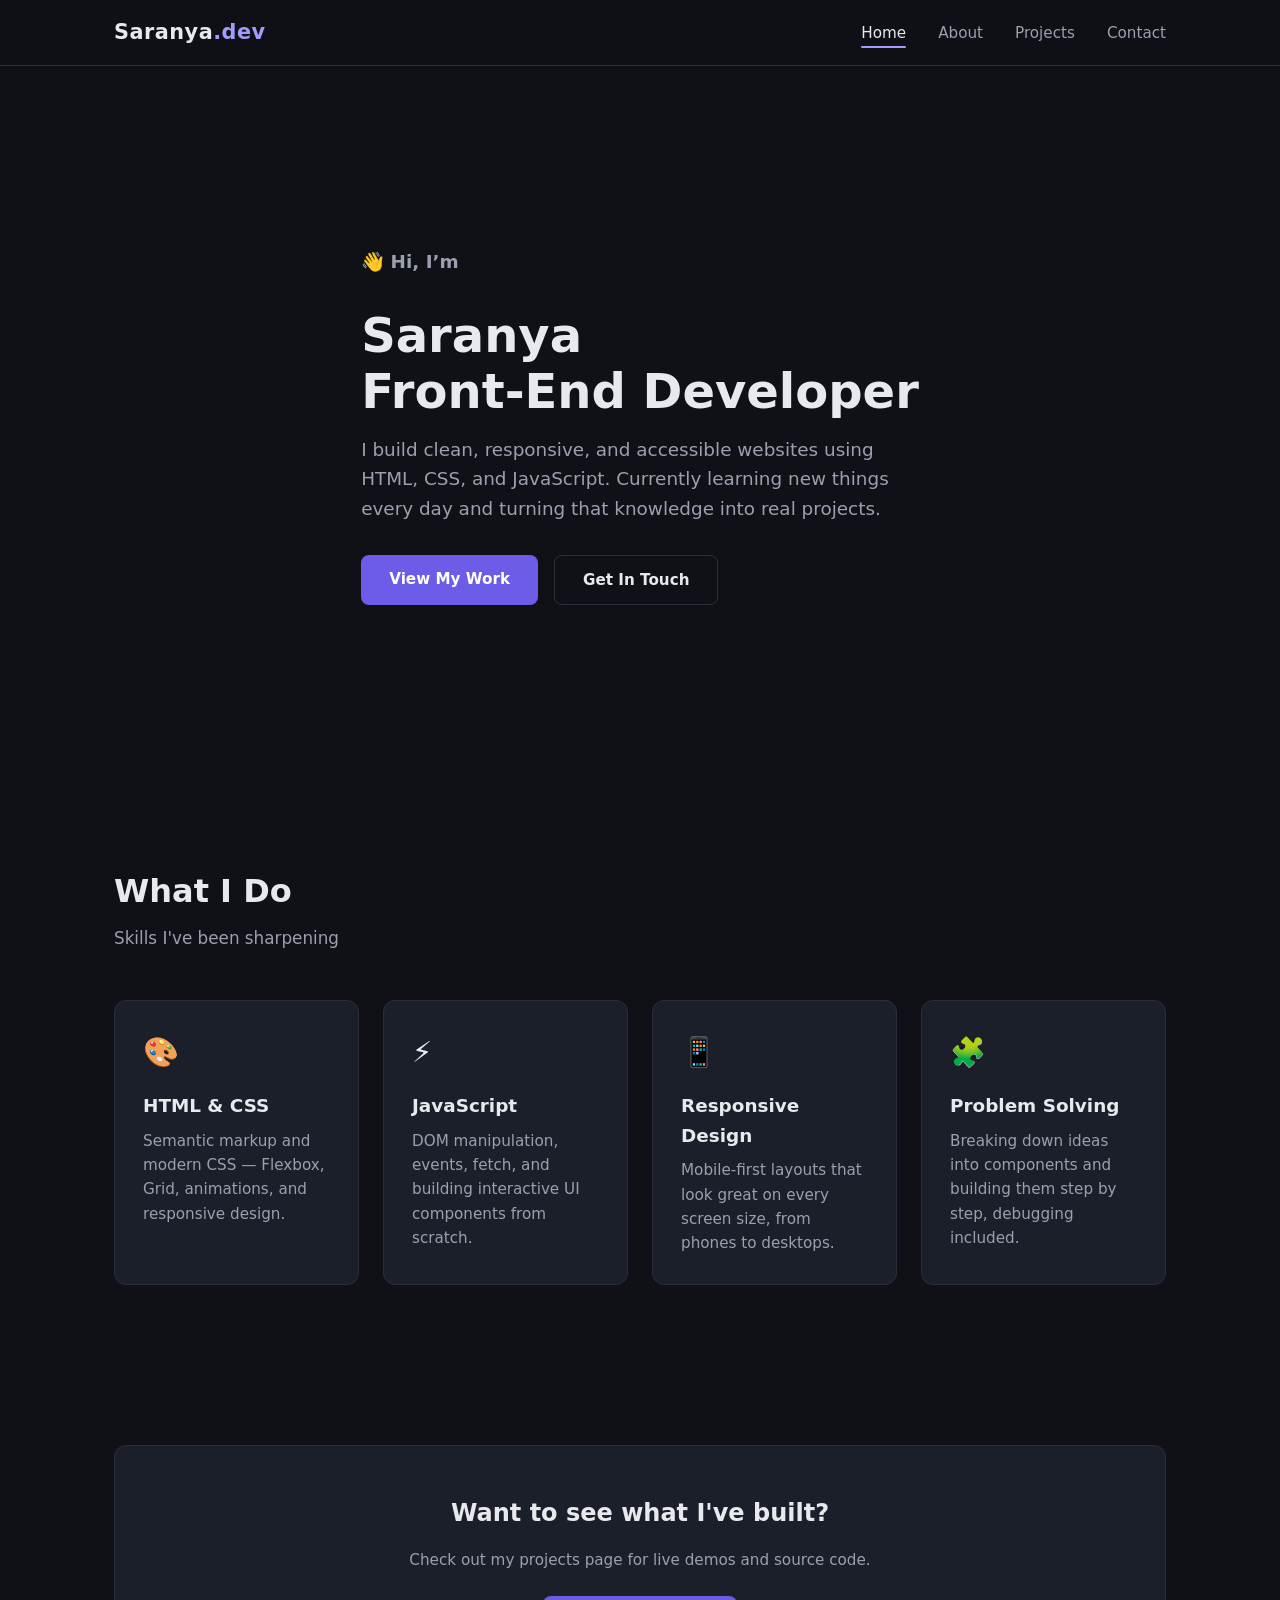
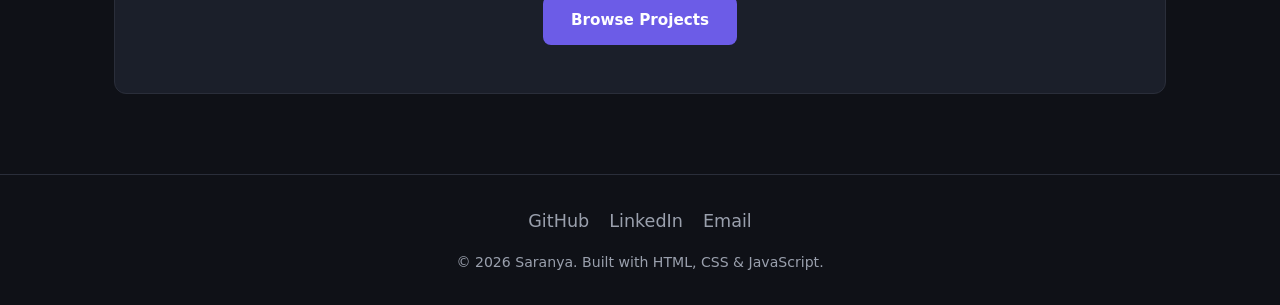
<file: index.html>
<!DOCTYPE html>
<html lang="en">
<head>
  <meta charset="UTF-8" />
  <meta name="viewport" content="width=device-width, initial-scale=1.0" />
  <title>Saranya | Portfolio</title>
  <link rel="stylesheet" href="css/style.css" />
</head>
<body>

  <header class="navbar">
    <div class="nav-container">
      <a href="index.html" class="logo">Saranya<span>.dev</span></a>
      <ul class="nav-links">
        <li><a href="index.html">Home</a></li>
        <li><a href="about.html">About</a></li>
        <li><a href="projects.html">Projects</a></li>
        <li><a href="contact.html">Contact</a></li>
      </ul>
      <button class="nav-toggle" aria-label="Toggle navigation">
        <span></span><span></span><span></span>
      </button>
    </div>
  </header>

  <main>
    <section class="hero">
      <div class="container">
        <div class="hero-content reveal">
          <p class="hero-greeting">👋 Hi, I’m</p>
          <h1>Saranya<br>Front-End Developer</h1>
          <p>I build clean, responsive, and accessible websites using HTML, CSS, and JavaScript. Currently learning new things every day and turning that knowledge into real projects.</p>
          <div class="btn-group">
            <a href="projects.html" class="btn btn-primary">View My Work</a>
            <a href="contact.html" class="btn btn-outline">Get In Touch</a>
          </div>
        </div>
      </div>
    </section>

    <section>
      <div class="container">
        <h2 class="section-title reveal">What I Do</h2>
        <p class="section-subtitle reveal">Skills I've been sharpening</p>
        <div class="grid">
          <div class="card reveal">
            <div class="card-icon">🎨</div>
            <h3>HTML &amp; CSS</h3>
            <p>Semantic markup and modern CSS — Flexbox, Grid, animations, and responsive design.</p>
          </div>
          <div class="card reveal">
            <div class="card-icon">⚡</div>
            <h3>JavaScript</h3>
            <p>DOM manipulation, events, fetch, and building interactive UI components from scratch.</p>
          </div>
          <div class="card reveal">
            <div class="card-icon">📱</div>
            <h3>Responsive Design</h3>
            <p>Mobile-first layouts that look great on every screen size, from phones to desktops.</p>
          </div>
          <div class="card reveal">
            <div class="card-icon">🧩</div>
            <h3>Problem Solving</h3>
            <p>Breaking down ideas into components and building them step by step, debugging included.</p>
          </div>
        </div>
      </div>
    </section>

    <section>
      <div class="container">
        <div class="card reveal" style="text-align:center; padding: 3rem;">
          <h2 style="margin-bottom: 1rem;">Want to see what I've built?</h2>
          <p style="color: var(--text-dim); margin-bottom: 1.5rem;">Check out my projects page for live demos and source code.</p>
          <a href="projects.html" class="btn btn-primary">Browse Projects</a>
        </div>
      </div>
    </section>
  </main>

  <footer>
    <div class="container">
      <div class="social-links">
        <a href="https://github.com/" target="_blank" rel="noopener">GitHub</a>
        <a href="https://linkedin.com/" target="_blank" rel="noopener">LinkedIn</a>
        <a href="mailto:saranya@example.com">Email</a>
      </div>
      <p>&copy; <span id="year"></span> Saranya. Built with HTML, CSS &amp; JavaScript.</p>
    </div>
  </footer>

  <script src="js/main.js"></script>
</body>
</html>
</file>
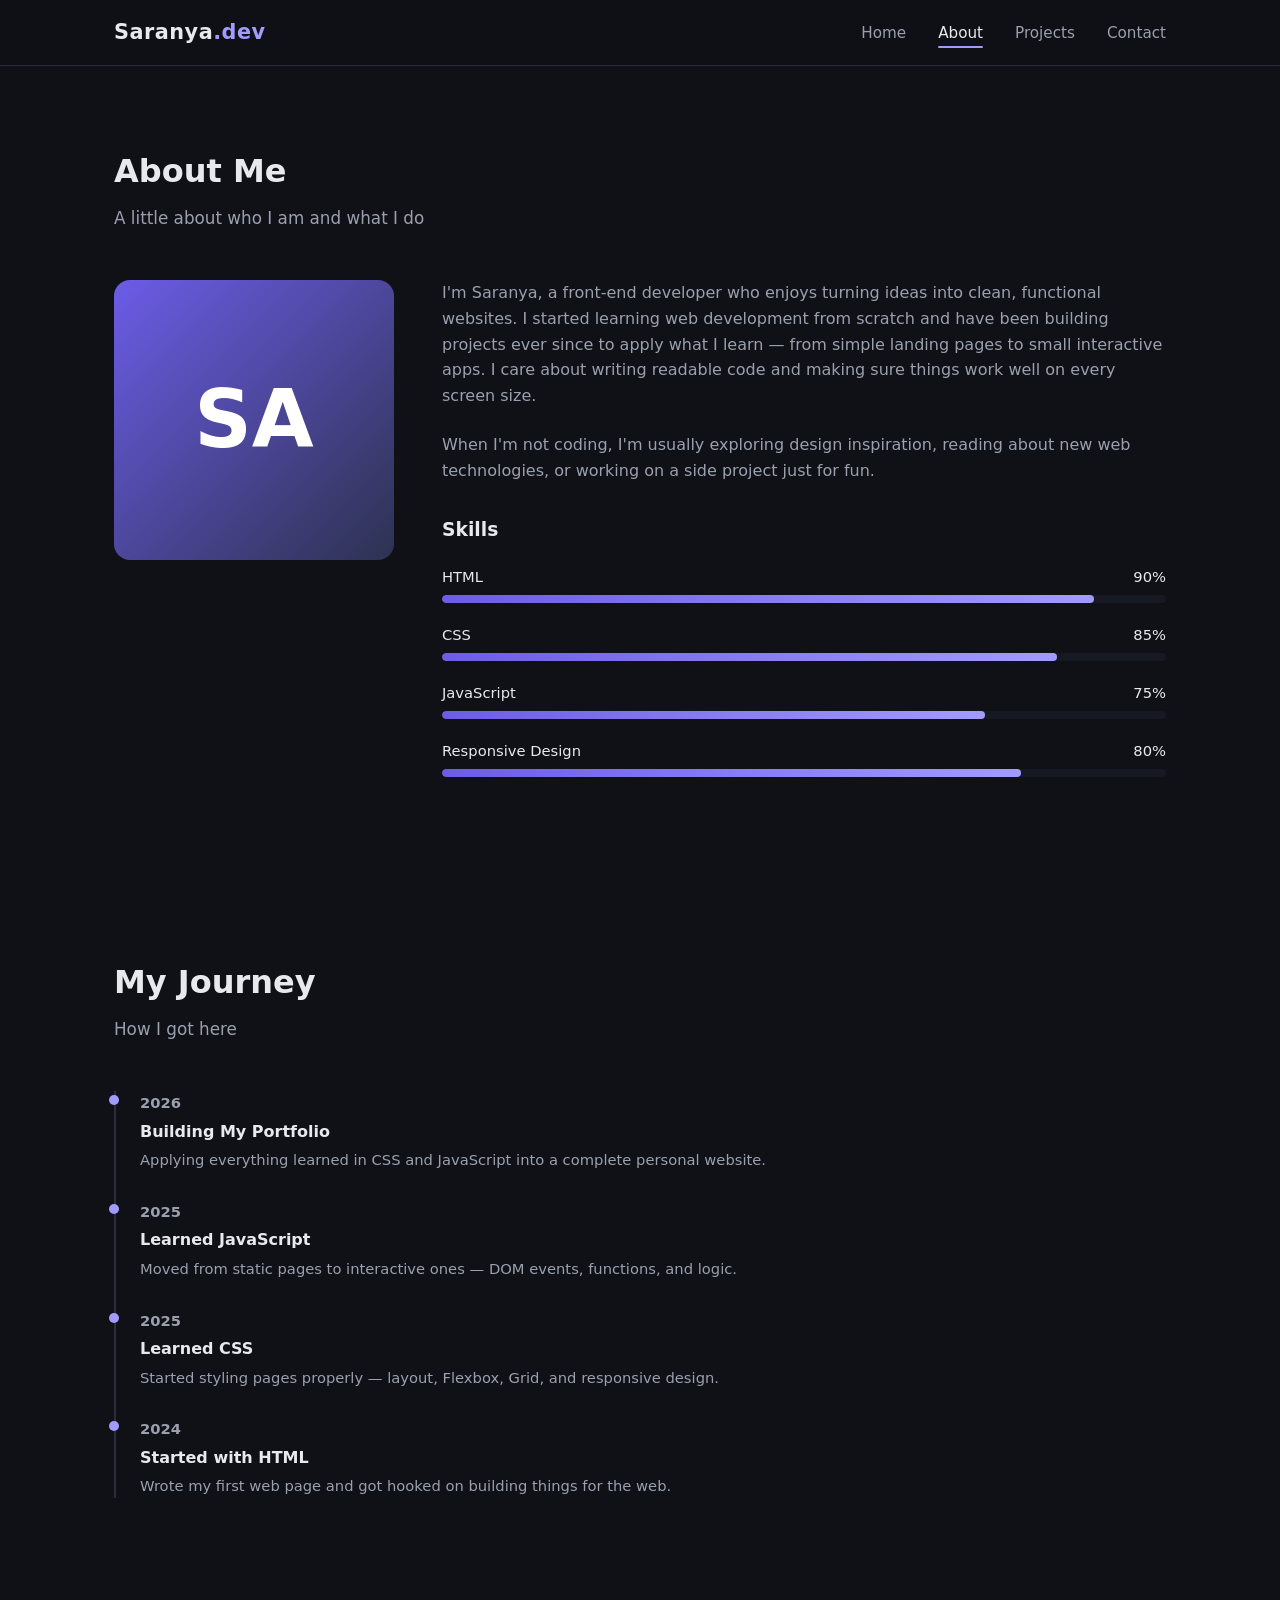
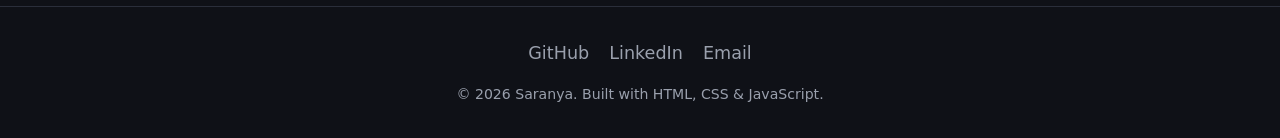
<file: about.html>
<!DOCTYPE html>
<html lang="en">
<head>
  <meta charset="UTF-8" />
  <meta name="viewport" content="width=device-width, initial-scale=1.0" />
  <title>About | Saranya</title>
  <link rel="stylesheet" href="css/style.css" />
</head>
<body>

  <header class="navbar">
    <div class="nav-container">
      <a href="index.html" class="logo">Saranya<span>.dev</span></a>
      <ul class="nav-links">
        <li><a href="index.html">Home</a></li>
        <li><a href="about.html">About</a></li>
        <li><a href="projects.html">Projects</a></li>
        <li><a href="contact.html">Contact</a></li>
      </ul>
      <button class="nav-toggle" aria-label="Toggle navigation">
        <span></span><span></span><span></span>
      </button>
    </div>
  </header>

  <main>
    <section>
      <div class="container">
        <h2 class="section-title reveal">About Me</h2>
        <p class="section-subtitle reveal">A little about who I am and what I do</p>

        <div class="about-grid">
          <div class="about-photo reveal">SA</div>

          <div class="reveal">
            <p style="margin-bottom: 1.5rem; color: var(--text-dim);">
              I'm Saranya, a front-end developer who enjoys turning ideas into clean,
              functional websites. I started learning web development from scratch and
              have been building projects ever since to apply what I learn — from simple
              landing pages to small interactive apps. I care about writing readable code
              and making sure things work well on every screen size.
            </p>
            <p style="margin-bottom: 2rem; color: var(--text-dim);">
              When I'm not coding, I'm usually exploring design inspiration, reading about
              new web technologies, or working on a side project just for fun.
            </p>

            <h3 style="margin-bottom: 1.25rem;">Skills</h3>
            <div class="skill-bar-group">
              <div class="skill-bar-label"><span>HTML</span><span>90%</span></div>
              <div class="skill-bar-track"><div class="skill-bar-fill" data-width="90"></div></div>
            </div>
            <div class="skill-bar-group">
              <div class="skill-bar-label"><span>CSS</span><span>85%</span></div>
              <div class="skill-bar-track"><div class="skill-bar-fill" data-width="85"></div></div>
            </div>
            <div class="skill-bar-group">
              <div class="skill-bar-label"><span>JavaScript</span><span>75%</span></div>
              <div class="skill-bar-track"><div class="skill-bar-fill" data-width="75"></div></div>
            </div>
            <div class="skill-bar-group">
              <div class="skill-bar-label"><span>Responsive Design</span><span>80%</span></div>
              <div class="skill-bar-track"><div class="skill-bar-fill" data-width="80"></div></div>
            </div>
          </div>
        </div>
      </div>
    </section>

    <section>
      <div class="container">
        <h2 class="section-title reveal">My Journey</h2>
        <p class="section-subtitle reveal">How I got here</p>
        <div class="timeline reveal">
          <div class="timeline-item">
            <p class="timeline-date">2026</p>
            <h4>Building My Portfolio</h4>
            <p>Applying everything learned in CSS and JavaScript into a complete personal website.</p>
          </div>
          <div class="timeline-item">
            <p class="timeline-date">2025</p>
            <h4>Learned JavaScript</h4>
            <p>Moved from static pages to interactive ones — DOM events, functions, and logic.</p>
          </div>
          <div class="timeline-item">
            <p class="timeline-date">2025</p>
            <h4>Learned CSS</h4>
            <p>Started styling pages properly — layout, Flexbox, Grid, and responsive design.</p>
          </div>
          <div class="timeline-item">
            <p class="timeline-date">2024</p>
            <h4>Started with HTML</h4>
            <p>Wrote my first web page and got hooked on building things for the web.</p>
          </div>
        </div>
      </div>
    </section>
  </main>

  <footer>
    <div class="container">
      <div class="social-links">
        <a href="https://github.com/" target="_blank" rel="noopener">GitHub</a>
        <a href="https://linkedin.com/" target="_blank" rel="noopener">LinkedIn</a>
        <a href="mailto:saranya@example.com">Email</a>
      </div>
      <p>&copy; <span id="year"></span> Saranya. Built with HTML, CSS &amp; JavaScript.</p>
    </div>
  </footer>

  <script src="js/main.js"></script>
  <script>
    // animate skill bars when in view
    const fills = document.querySelectorAll('.skill-bar-fill');
    const skillObserver = new IntersectionObserver((entries) => {
      entries.forEach((entry) => {
        if (entry.isIntersecting) {
          entry.target.style.width = entry.target.dataset.width + '%';
          skillObserver.unobserve(entry.target);
        }
      });
    }, { threshold: 0.3 });
    fills.forEach((f) => skillObserver.observe(f));
  </script>
</body>
</html>
</file>
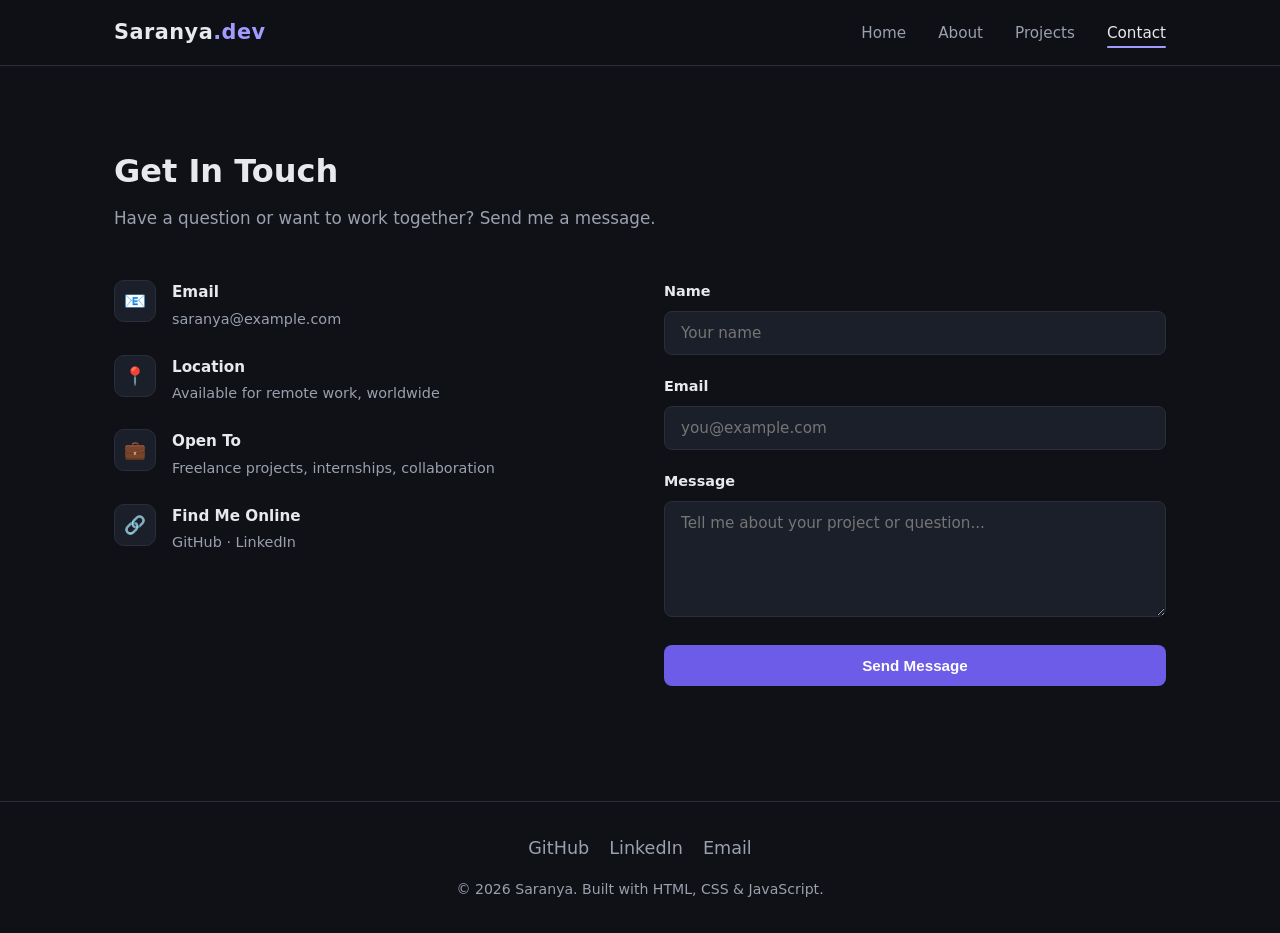
<file: contact.html>
<!DOCTYPE html>
<html lang="en">
<head>
  <meta charset="UTF-8" />
  <meta name="viewport" content="width=device-width, initial-scale=1.0" />
  <title>Contact | Saranya</title>
  <link rel="stylesheet" href="css/style.css" />
</head>
<body>

  <header class="navbar">
    <div class="nav-container">
      <a href="index.html" class="logo">Saranya<span>.dev</span></a>
      <ul class="nav-links">
        <li><a href="index.html">Home</a></li>
        <li><a href="about.html">About</a></li>
        <li><a href="projects.html">Projects</a></li>
        <li><a href="contact.html">Contact</a></li>
      </ul>
      <button class="nav-toggle" aria-label="Toggle navigation">
        <span></span><span></span><span></span>
      </button>
    </div>
  </header>

  <main>
    <section>
      <div class="container">
        <h2 class="section-title reveal">Get In Touch</h2>
        <p class="section-subtitle reveal">Have a question or want to work together? Send me a message.</p>

        <div class="contact-grid">
          <div class="reveal">
            <div class="contact-info-item">
              <div class="contact-icon">📧</div>
              <div>
                <h4>Email</h4>
                <p>saranya@example.com</p>
              </div>
            </div>
            <div class="contact-info-item">
              <div class="contact-icon">📍</div>
              <div>
                <h4>Location</h4>
                <p>Available for remote work, worldwide</p>
              </div>
            </div>
            <div class="contact-info-item">
              <div class="contact-icon">💼</div>
              <div>
                <h4>Open To</h4>
                <p>Freelance projects, internships, collaboration</p>
              </div>
            </div>
            <div class="contact-info-item">
              <div class="contact-icon">🔗</div>
              <div>
                <h4>Find Me Online</h4>
                <p>GitHub &middot; LinkedIn</p>
              </div>
            </div>
          </div>

          <form id="contact-form" class="reveal">
            <div class="form-group">
              <label for="name">Name</label>
              <input type="text" id="name" name="name" placeholder="Your name" required />
            </div>
            <div class="form-group">
              <label for="email">Email</label>
              <input type="email" id="email" name="email" placeholder="you@example.com" required />
            </div>
            <div class="form-group">
              <label for="message">Message</label>
              <textarea id="message" name="message" rows="5" placeholder="Tell me about your project or question..." required></textarea>
            </div>
            <button type="submit" class="btn btn-primary" style="width: 100%;">Send Message</button>
            <p class="form-status" id="form-status"></p>
          </form>
        </div>
      </div>
    </section>
  </main>

  <footer>
    <div class="container">
      <div class="social-links">
        <a href="https://github.com/" target="_blank" rel="noopener">GitHub</a>
        <a href="https://linkedin.com/" target="_blank" rel="noopener">LinkedIn</a>
        <a href="mailto:saranya@example.com">Email</a>
      </div>
      <p>&copy; <span id="year"></span> Saranya. Built with HTML, CSS &amp; JavaScript.</p>
    </div>
  </footer>

  <script src="js/main.js"></script>
  <script>
    // simple client-side form handling (no backend — front-end demo only)
    const form = document.getElementById('contact-form');
    const status = document.getElementById('form-status');

    form.addEventListener('submit', (e) => {
      e.preventDefault();

      const name = document.getElementById('name').value.trim();
      const email = document.getElementById('email').value.trim();
      const message = document.getElementById('message').value.trim();

      if (!name || !email || !message) {
        status.textContent = 'Please fill in all fields.';
        status.style.color = '#ff7675';
        return;
      }

      status.textContent = `Thanks, ${name}! Your message has been noted (this is a front-end demo, so no email was actually sent).`;
      status.style.color = 'var(--accent-light)';
      form.reset();
    });
  </script>
</body>
</html>
</file>
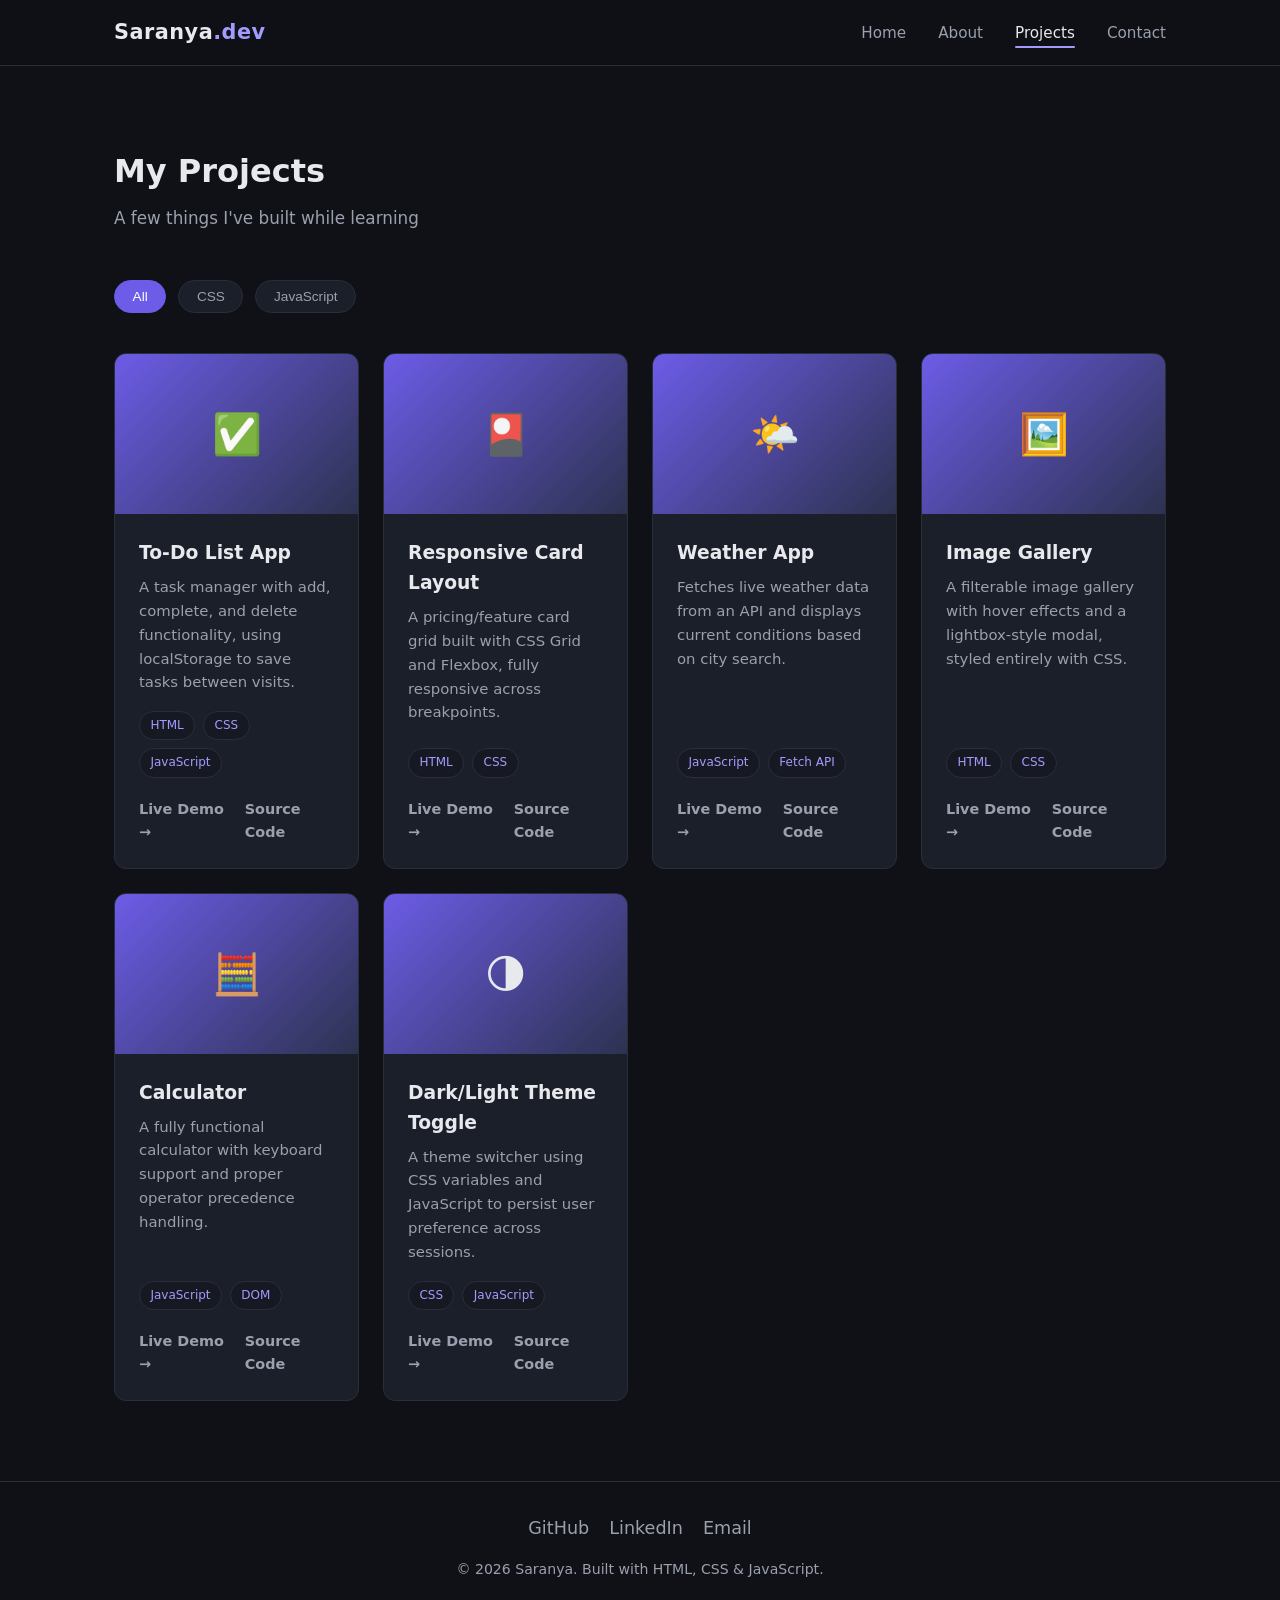
<file: projects.html>
<!DOCTYPE html>
<html lang="en">
<head>
  <meta charset="UTF-8" />
  <meta name="viewport" content="width=device-width, initial-scale=1.0" />
  <title>Projects | Saranya</title>
  <link rel="stylesheet" href="css/style.css" />
</head>
<body>

  <header class="navbar">
    <div class="nav-container">
      <a href="index.html" class="logo">Saranya<span>.dev</span></a>
      <ul class="nav-links">
        <li><a href="index.html">Home</a></li>
        <li><a href="about.html">About</a></li>
        <li><a href="projects.html">Projects</a></li>
        <li><a href="contact.html">Contact</a></li>
      </ul>
      <button class="nav-toggle" aria-label="Toggle navigation">
        <span></span><span></span><span></span>
      </button>
    </div>
  </header>

  <main>
    <section>
      <div class="container">
        <h2 class="section-title reveal">My Projects</h2>
        <p class="section-subtitle reveal">A few things I've built while learning</p>

        <div class="filters reveal">
          <button class="filter-btn active" data-filter="all">All</button>
          <button class="filter-btn" data-filter="css">CSS</button>
          <button class="filter-btn" data-filter="js">JavaScript</button>
        </div>

        <div class="grid" id="project-grid">

          <div class="project-card reveal" data-category="js">
            <div class="project-thumb">✅</div>
            <div class="project-body">
              <h3>To-Do List App</h3>
              <p>A task manager with add, complete, and delete functionality, using localStorage to save tasks between visits.</p>
              <div class="tag-list">
                <span class="tag">HTML</span><span class="tag">CSS</span><span class="tag">JavaScript</span>
              </div>
              <div class="project-links">
                <a href="#">Live Demo →</a>
                <a href="#">Source Code</a>
              </div>
            </div>
          </div>

          <div class="project-card reveal" data-category="css">
            <div class="project-thumb">🎴</div>
            <div class="project-body">
              <h3>Responsive Card Layout</h3>
              <p>A pricing/feature card grid built with CSS Grid and Flexbox, fully responsive across breakpoints.</p>
              <div class="tag-list">
                <span class="tag">HTML</span><span class="tag">CSS</span>
              </div>
              <div class="project-links">
                <a href="#">Live Demo →</a>
                <a href="#">Source Code</a>
              </div>
            </div>
          </div>

          <div class="project-card reveal" data-category="js">
            <div class="project-thumb">🌤️</div>
            <div class="project-body">
              <h3>Weather App</h3>
              <p>Fetches live weather data from an API and displays current conditions based on city search.</p>
              <div class="tag-list">
                <span class="tag">JavaScript</span><span class="tag">Fetch API</span>
              </div>
              <div class="project-links">
                <a href="#">Live Demo →</a>
                <a href="#">Source Code</a>
              </div>
            </div>
          </div>

          <div class="project-card reveal" data-category="css">
            <div class="project-thumb">🖼️</div>
            <div class="project-body">
              <h3>Image Gallery</h3>
              <p>A filterable image gallery with hover effects and a lightbox-style modal, styled entirely with CSS.</p>
              <div class="tag-list">
                <span class="tag">HTML</span><span class="tag">CSS</span>
              </div>
              <div class="project-links">
                <a href="#">Live Demo →</a>
                <a href="#">Source Code</a>
              </div>
            </div>
          </div>

          <div class="project-card reveal" data-category="js">
            <div class="project-thumb">🧮</div>
            <div class="project-body">
              <h3>Calculator</h3>
              <p>A fully functional calculator with keyboard support and proper operator precedence handling.</p>
              <div class="tag-list">
                <span class="tag">JavaScript</span><span class="tag">DOM</span>
              </div>
              <div class="project-links">
                <a href="#">Live Demo →</a>
                <a href="#">Source Code</a>
              </div>
            </div>
          </div>

          <div class="project-card reveal" data-category="css">
            <div class="project-thumb">🌗</div>
            <div class="project-body">
              <h3>Dark/Light Theme Toggle</h3>
              <p>A theme switcher using CSS variables and JavaScript to persist user preference across sessions.</p>
              <div class="tag-list">
                <span class="tag">CSS</span><span class="tag">JavaScript</span>
              </div>
              <div class="project-links">
                <a href="#">Live Demo →</a>
                <a href="#">Source Code</a>
              </div>
            </div>
          </div>

        </div>
      </div>
    </section>
  </main>

  <footer>
    <div class="container">
      <div class="social-links">
        <a href="https://github.com/" target="_blank" rel="noopener">GitHub</a>
        <a href="https://linkedin.com/" target="_blank" rel="noopener">LinkedIn</a>
        <a href="mailto:saranya@example.com">Email</a>
      </div>
      <p>&copy; <span id="year"></span> Saranya. Built with HTML, CSS &amp; JavaScript.</p>
    </div>
  </footer>

  <script src="js/main.js"></script>
  <script>
    // project filtering
    const filterBtns = document.querySelectorAll('.filter-btn');
    const projectCards = document.querySelectorAll('.project-card');

    filterBtns.forEach((btn) => {
      btn.addEventListener('click', () => {
        filterBtns.forEach((b) => b.classList.remove('active'));
        btn.classList.add('active');

        const filter = btn.dataset.filter;

        projectCards.forEach((card) => {
          if (filter === 'all' || card.dataset.category === filter) {
            card.classList.remove('hidden-project');
          } else {
            card.classList.add('hidden-project');
          }
        });
      });
    });
  </script>
</body>
</html>
</file>
<file: css/style.css>
/* ===== Reset & Base ===== */
* {
  margin: 0;
  padding: 0;
  box-sizing: border-box;
}

:root {
  --bg: #0f1117;
  --bg-alt: #161922;
  --card: #1b1f2a;
  --text: #e8e9ed;
  --text-dim: #9aa0ad;
  --accent: #6c5ce7;
  --accent-light: #a29bfe;
  --border: #2a2e3a;
}

html {
  scroll-behavior: smooth;
}

body {
  font-family: 'Segoe UI', system-ui, -apple-system, sans-serif;
  background-color: var(--bg);
  color: var(--text);
  line-height: 1.6;
  min-height: 100vh;
  display: flex;
  flex-direction: column;
}

a {
  text-decoration: none;
  color: inherit;
}

ul {
  list-style: none;
}

img {
  max-width: 100%;
  display: block;
}

/* ===== Navbar ===== */
.navbar {
  position: sticky;
  top: 0;
  z-index: 100;
  background-color: rgba(15, 17, 23, 0.85);
  backdrop-filter: blur(10px);
  border-bottom: 1px solid var(--border);
}

.nav-container {
  max-width: 1100px;
  margin: 0 auto;
  display: flex;
  align-items: center;
  justify-content: space-between;
  padding: 1rem 1.5rem;
}

.logo {
  font-size: 1.3rem;
  font-weight: 700;
  letter-spacing: 0.5px;
}

.logo span {
  color: var(--accent-light);
}

.nav-links {
  display: flex;
  gap: 2rem;
}

.nav-links a {
  font-size: 0.95rem;
  color: var(--text-dim);
  font-weight: 500;
  position: relative;
  padding: 0.25rem 0;
  transition: color 0.2s ease;
}

.nav-links a:hover,
.nav-links a.active {
  color: var(--text);
}

.nav-links a.active::after {
  content: '';
  position: absolute;
  left: 0;
  bottom: -2px;
  width: 100%;
  height: 2px;
  background-color: var(--accent-light);
  border-radius: 2px;
}

.nav-toggle {
  display: none;
  flex-direction: column;
  gap: 5px;
  cursor: pointer;
  background: none;
  border: none;
}

.nav-toggle span {
  width: 24px;
  height: 2px;
  background-color: var(--text);
  border-radius: 2px;
  transition: 0.3s ease;
}

/* ===== Layout ===== */
main {
  flex: 1;
}

.container {
  max-width: 1100px;
  margin: 0 auto;
  padding: 0 1.5rem;
}

section {
  padding: 5rem 0;
}

.section-title {
  font-size: 2rem;
  margin-bottom: 0.5rem;
}

.section-subtitle {
  color: var(--text-dim);
  margin-bottom: 3rem;
  font-size: 1.05rem;
}

/* ===== Hero ===== */
.hero {
  min-height: 80vh;
  display: flex;
  align-items: center;
  padding: 3rem 0;
}

.hero-content {
  max-width: 650px;
}

.hero-greeting {
  color: var(--accent-light);
  font-weight: 600;
  margin-bottom: 0.75rem;
  font-size: 1.05rem;
}

.hero h1 {
  font-size: 3rem;
  font-weight: 800;
  margin-bottom: 1rem;
  line-height: 1.15;
}

.hero p {
  color: var(--text-dim);
  font-size: 1.15rem;
  margin-bottom: 2rem;
  max-width: 540px;
}

.btn-group {
  display: flex;
  gap: 1rem;
  flex-wrap: wrap;
}

.btn {
  display: inline-block;
  padding: 0.75rem 1.75rem;
  border-radius: 8px;
  font-weight: 600;
  font-size: 0.95rem;
  transition: transform 0.2s ease, box-shadow 0.2s ease, background-color 0.2s ease;
  cursor: pointer;
  border: none;
}

.btn-primary {
  background-color: var(--accent);
  color: #fff;
}

.btn-primary:hover {
  background-color: #5b4bd1;
  transform: translateY(-2px);
  box-shadow: 0 8px 20px rgba(108, 92, 231, 0.35);
}

.btn-outline {
  background-color: transparent;
  border: 1px solid var(--border);
  color: var(--text);
}

.btn-outline:hover {
  border-color: var(--accent-light);
  color: var(--accent-light);
  transform: translateY(-2px);
}

/* ===== Cards (skills / projects) ===== */
.grid {
  display: grid;
  grid-template-columns: repeat(auto-fit, minmax(240px, 1fr));
  gap: 1.5rem;
}

.card {
  background-color: var(--card);
  border: 1px solid var(--border);
  border-radius: 12px;
  padding: 1.75rem;
  transition: transform 0.25s ease, border-color 0.25s ease;
}

.card:hover {
  transform: translateY(-5px);
  border-color: var(--accent);
}

.card h3 {
  margin-bottom: 0.5rem;
  font-size: 1.15rem;
}

.card p {
  color: var(--text-dim);
  font-size: 0.95rem;
}

.card-icon {
  font-size: 1.8rem;
  margin-bottom: 1rem;
}

/* ===== Project Cards ===== */
.project-card {
  background-color: var(--card);
  border: 1px solid var(--border);
  border-radius: 12px;
  overflow: hidden;
  transition: transform 0.25s ease, border-color 0.25s ease;
  display: flex;
  flex-direction: column;
}

.project-card:hover {
  transform: translateY(-5px);
  border-color: var(--accent);
}

.project-thumb {
  height: 160px;
  background: linear-gradient(135deg, var(--accent), #2d3250);
  display: flex;
  align-items: center;
  justify-content: center;
  font-size: 2.5rem;
}

.project-body {
  padding: 1.5rem;
  flex: 1;
  display: flex;
  flex-direction: column;
}

.project-body h3 {
  margin-bottom: 0.5rem;
}

.project-body p {
  color: var(--text-dim);
  font-size: 0.93rem;
  margin-bottom: 1rem;
  flex: 1;
}

.tag-list {
  display: flex;
  gap: 0.5rem;
  flex-wrap: wrap;
  margin-bottom: 1.25rem;
}

.tag {
  font-size: 0.75rem;
  background-color: var(--bg-alt);
  color: var(--accent-light);
  padding: 0.25rem 0.65rem;
  border-radius: 20px;
  border: 1px solid var(--border);
}

.project-links {
  display: flex;
  gap: 1rem;
  font-size: 0.9rem;
}

.project-links a {
  color: var(--text-dim);
  font-weight: 600;
  transition: color 0.2s ease;
}

.project-links a:hover {
  color: var(--accent-light);
}

/* filter buttons */
.filters {
  display: flex;
  gap: 0.75rem;
  margin-bottom: 2.5rem;
  flex-wrap: wrap;
}

.filter-btn {
  background-color: var(--card);
  border: 1px solid var(--border);
  color: var(--text-dim);
  padding: 0.5rem 1.1rem;
  border-radius: 20px;
  font-size: 0.85rem;
  cursor: pointer;
  transition: all 0.2s ease;
}

.filter-btn:hover {
  color: var(--text);
}

.filter-btn.active {
  background-color: var(--accent);
  color: #fff;
  border-color: var(--accent);
}

.hidden-project {
  display: none;
}

/* ===== About page ===== */
.about-grid {
  display: grid;
  grid-template-columns: 280px 1fr;
  gap: 3rem;
  align-items: start;
}

.about-photo {
  width: 100%;
  aspect-ratio: 1;
  border-radius: 16px;
  background: linear-gradient(135deg, var(--accent), #2d3250);
  display: flex;
  align-items: center;
  justify-content: center;
  font-size: 5rem;
  font-weight: 800;
  color: #fff;
}

.skill-bar-group {
  margin-bottom: 1.25rem;
}

.skill-bar-label {
  display: flex;
  justify-content: space-between;
  margin-bottom: 0.4rem;
  font-size: 0.92rem;
}

.skill-bar-track {
  height: 8px;
  background-color: var(--bg-alt);
  border-radius: 10px;
  overflow: hidden;
}

.skill-bar-fill {
  height: 100%;
  background: linear-gradient(90deg, var(--accent), var(--accent-light));
  border-radius: 10px;
  width: 0%;
  transition: width 1.2s ease;
}

.timeline {
  border-left: 2px solid var(--border);
  padding-left: 1.5rem;
  margin-top: 1rem;
}

.timeline-item {
  margin-bottom: 1.75rem;
  position: relative;
}

.timeline-item::before {
  content: '';
  position: absolute;
  left: -1.95rem;
  top: 4px;
  width: 10px;
  height: 10px;
  border-radius: 50%;
  background-color: var(--accent-light);
}

.timeline-date {
  font-size: 0.8rem;
  color: var(--accent-light);
  font-weight: 600;
  margin-bottom: 0.25rem;
}

.timeline-item h4 {
  margin-bottom: 0.25rem;
}

.timeline-item p {
  color: var(--text-dim);
  font-size: 0.92rem;
}

/* ===== Contact page ===== */
.contact-grid {
  display: grid;
  grid-template-columns: 1fr 1fr;
  gap: 3rem;
}

.contact-info-item {
  display: flex;
  align-items: flex-start;
  gap: 1rem;
  margin-bottom: 1.5rem;
}

.contact-icon {
  width: 42px;
  height: 42px;
  border-radius: 10px;
  background-color: var(--card);
  border: 1px solid var(--border);
  display: flex;
  align-items: center;
  justify-content: center;
  font-size: 1.1rem;
  flex-shrink: 0;
}

.contact-info-item h4 {
  font-size: 0.95rem;
  margin-bottom: 0.2rem;
}

.contact-info-item p {
  color: var(--text-dim);
  font-size: 0.9rem;
}

.form-group {
  margin-bottom: 1.25rem;
}

.form-group label {
  display: block;
  margin-bottom: 0.5rem;
  font-size: 0.9rem;
  font-weight: 600;
}

.form-group input,
.form-group textarea {
  width: 100%;
  background-color: var(--card);
  border: 1px solid var(--border);
  color: var(--text);
  padding: 0.75rem 1rem;
  border-radius: 8px;
  font-family: inherit;
  font-size: 0.95rem;
  transition: border-color 0.2s ease;
}

.form-group input:focus,
.form-group textarea:focus {
  outline: none;
  border-color: var(--accent-light);
}

.form-status {
  margin-top: 1rem;
  font-size: 0.9rem;
  color: var(--accent-light);
  min-height: 1.2rem;
}

/* ===== Footer ===== */
footer {
  border-top: 1px solid var(--border);
  padding: 2rem 0;
  text-align: center;
  color: var(--text-dim);
  font-size: 0.88rem;
}

footer .social-links {
  display: flex;
  justify-content: center;
  gap: 1.25rem;
  margin-bottom: 1rem;
}

footer .social-links a {
  color: var(--text-dim);
  font-size: 1.1rem;
  transition: color 0.2s ease;
}

footer .social-links a:hover {
  color: var(--accent-light);
}

/* ===== Reveal animation ===== */
.reveal {
  opacity: 0;
  transform: translateY(20px);
  transition: opacity 0.6s ease, transform 0.6s ease;
}

.reveal.visible {
  opacity: 1;
  transform: translateY(0);
}

/* ===== Responsive ===== */
@media (max-width: 768px) {
  .nav-links {
    position: absolute;
    top: 100%;
    left: 0;
    right: 0;
    background-color: var(--bg-alt);
    flex-direction: column;
    padding: 1.5rem;
    gap: 1.25rem;
    border-bottom: 1px solid var(--border);
    transform: translateY(-150%);
    opacity: 0;
    transition: transform 0.3s ease, opacity 0.3s ease;
    pointer-events: none;
  }

  .nav-links.open {
    transform: translateY(0);
    opacity: 1;
    pointer-events: auto;
  }

  .nav-toggle {
    display: flex;
  }

  .hero h1 {
    font-size: 2.2rem;
  }

  .about-grid,
  .contact-grid {
    grid-template-columns: 1fr;
  }

  .about-photo {
    max-width: 220px;
    margin: 0 auto;
  }
}
</file>
